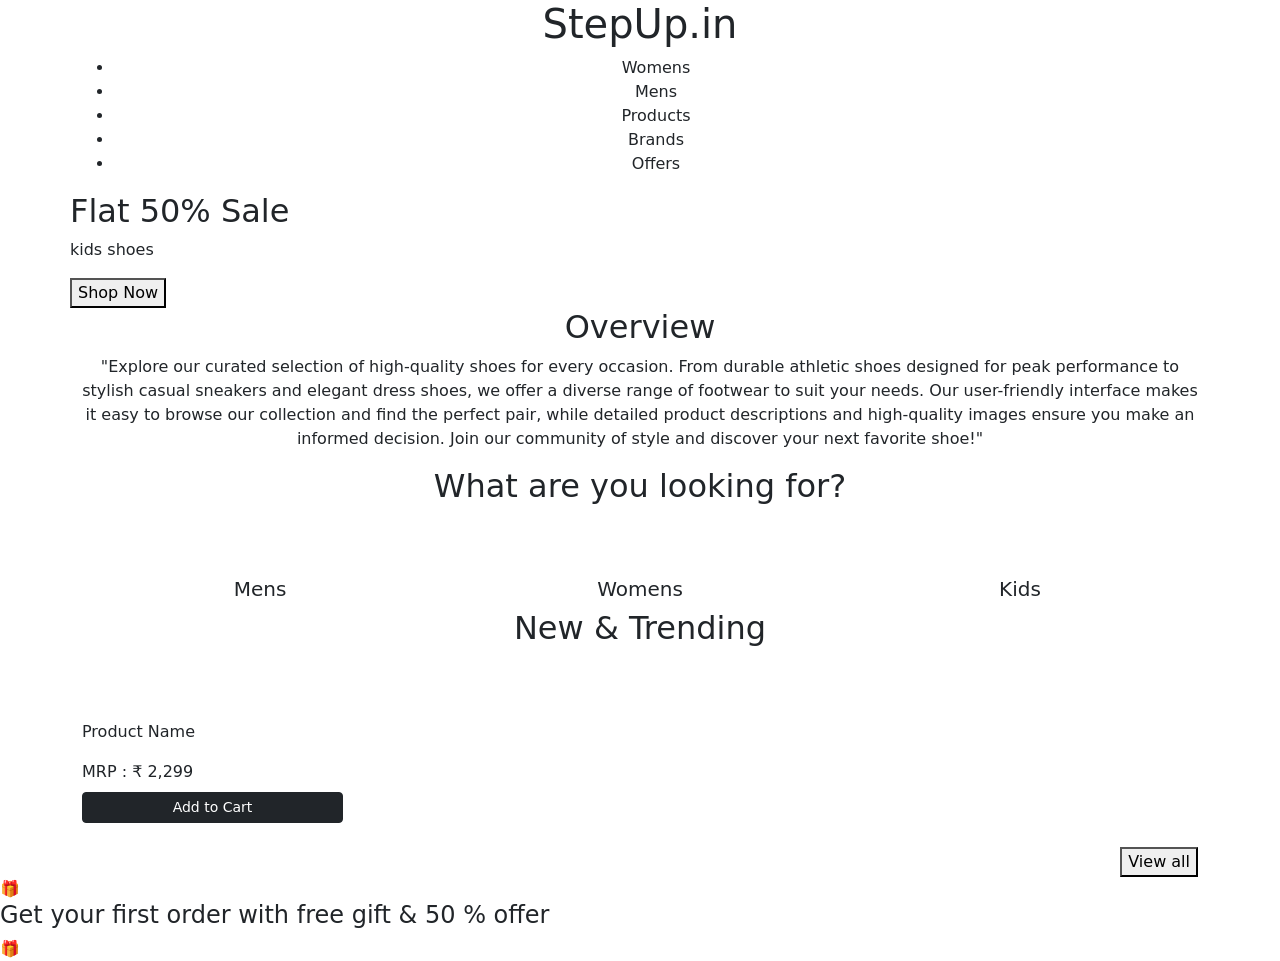
<file: src/main/resources/templates/index.html>
<!DOCTYPE html>
<html lang="en" xmlns:th="http://www.thymeleaf.org">

<head>
  <meta charset="UTF-8">
  <title>StepUp.in - Home</title>
  <meta name="viewport" content="width=device-width, initial-scale=1">
  <!-- Bootstrap -->
  <link href="https://cdn.jsdelivr.net/npm/bootstrap@5.3.2/dist/css/bootstrap.min.css" rel="stylesheet">
  <!-- Icons -->
  <link href="https://cdn.jsdelivr.net/npm/bootstrap-icons/font/bootstrap-icons.css" rel="stylesheet">
  <!-- Swiper -->
  <link rel="stylesheet" href="https://cdn.jsdelivr.net/npm/swiper@11/swiper-bundle.min.css" />
  <!-- Fonts (VERY IMPORTANT) -->
  <link
    href="https://fonts.googleapis.com/css2?family=Playfair+Display:wght@600&family=Poppins:wght@400;500&display=swap"
    rel="stylesheet">
  <link rel="stylesheet" th:href="@{/style.css}">
</head>

<body>

  <div th:replace="~{fragments :: header}"></div>

  <!-- ===== BRAND ===== -->
  <div class="container brand-area text-center">
    <h1>StepUp.in</h1>
    <div class="divider"></div>

    <ul class="category">
      <li><a th:href="@{/products(category='Womens')}">Womens</a></li>
      <li><a th:href="@{/products(category='Mens')}">Mens</a></li>
      <li><a th:href="@{/products}">Products</a></li>
      <li><a th:href="@{/products(category='Brands')}">Brands</a></li>
      <li><a th:href="@{/offers}">Offers</a></li>
    </ul>

    <div class="divider"></div>
  </div>

  <!-- ===== HERO ===== -->
  <div class="container swiper heroSwiper">
    <div class="swiper-wrapper">

      <div class="swiper-slide slide"
        style="background-image:url('https://images.unsplash.com/photo-1525966222134-fcfa99b8ae77')">
        <div class="overlay">
          <h2>Flat 50% Sale</h2>
          <p>kids shoes</p>
          <button onclick="location.href='/products'">Shop Now</button>
        </div>
      </div>

      <div class="swiper-slide slide"
        style="background-image:url('https://images.unsplash.com/photo-1519741497674-611481863552')">
        <div class="overlay">
          <h2>Womens High Heels</h2>
          <p>Flat 30% offer for your first order</p>
          <button onclick="location.href='/products'">Shop Now</button>
        </div>
      </div>

    </div>
    <div class="swiper-pagination"></div>
  </div>

  <!-- ================= OVERVIEW ================= -->
  <section class="overview container text-center">
    <h2>Overview</h2>
    <p>
      "Explore our curated selection of high-quality shoes for every occasion.
      From durable athletic shoes designed for peak performance to stylish casual
      sneakers and elegant dress shoes, we offer a diverse range of footwear to suit your needs.
      Our user-friendly interface makes it easy to browse our collection and find the perfect pair,
      while detailed product descriptions and high-quality images ensure you make an informed decision.
      Join our community of style and discover your next favorite shoe!"
    </p>
  </section>

  <!-- ================= CATEGORIES ================= -->
  <section class="categories container text-center">
    <h2>What are you looking for?</h2>

    <div class="row g-4 mt-4">
      <div class="col-md-4">
        <div class="category-card">
          <img th:src="@{/images/img2.png}">
          <h5>Mens</h5>
        </div>
      </div>

      <div class="col-md-4">
        <div class="category-card">
          <img th:src="@{/images/img3.png}">
          <h5>Womens</h5>
        </div>
      </div>

      <div class="col-md-4">
        <div class="category-card">
          <img th:src="@{/images/img4.png}">
          <h5><a th:href="@{/products(category='Kids')}" style="color: inherit; text-decoration: none;">Kids</a></h5>
        </div>
      </div>
    </div>
  </section>

  <!-- ================= NEW & TRENDING ================= -->
  <section class="products container">
    <h2 class="text-center" th:text="${searchMode == true} ? 'Search Results' : 'New & Trending'">New & Trending</h2>

    <div class="row g-4 mt-4">

      <!-- Product -->
      <div class="col-lg-3 col-md-6" th:each="product : ${products}"
        th:if="${searchMode == true or product.category == 'Womens'}">
        <div class="product-card">
          <a th:href="@{/product/{id}(id=${product.id})}">
            <img th:src="${product.image}">
          </a>
          <p th:text="${product.name}">Product Name</p>
          <span th:text="'MRP : ₹ ' + ${product.price}">MRP : ₹ 2,299</span>
          <button class="btn btn-dark btn-sm w-100 mt-2 add-cart-btn" th:attr="data-id=${product.id}">Add to
            Cart</button>
        </div>
      </div>

    </div>

    <div class="text-end mt-4">
      <button class="view-all" onclick="location.href='/products'">View all</button>
    </div>
  </section>

  <!-- ================= OFFER ================= -->
  <section class="offer-banner">
    <span>🎁</span>
    <h4>Get your first order with free gift & 50 % offer</h4>
    <span>🎁</span>
  </section>

  <div th:replace="~{fragments :: footer}"></div>
  <script src="https://cdn.jsdelivr.net/npm/bootstrap@5.3.2/dist/js/bootstrap.bundle.min.js"></script>
  <script src="https://cdn.jsdelivr.net/npm/swiper@11/swiper-bundle.min.js"></script>
  <script th:src="@{/script.js}"></script>
</body>

</html>
</file>
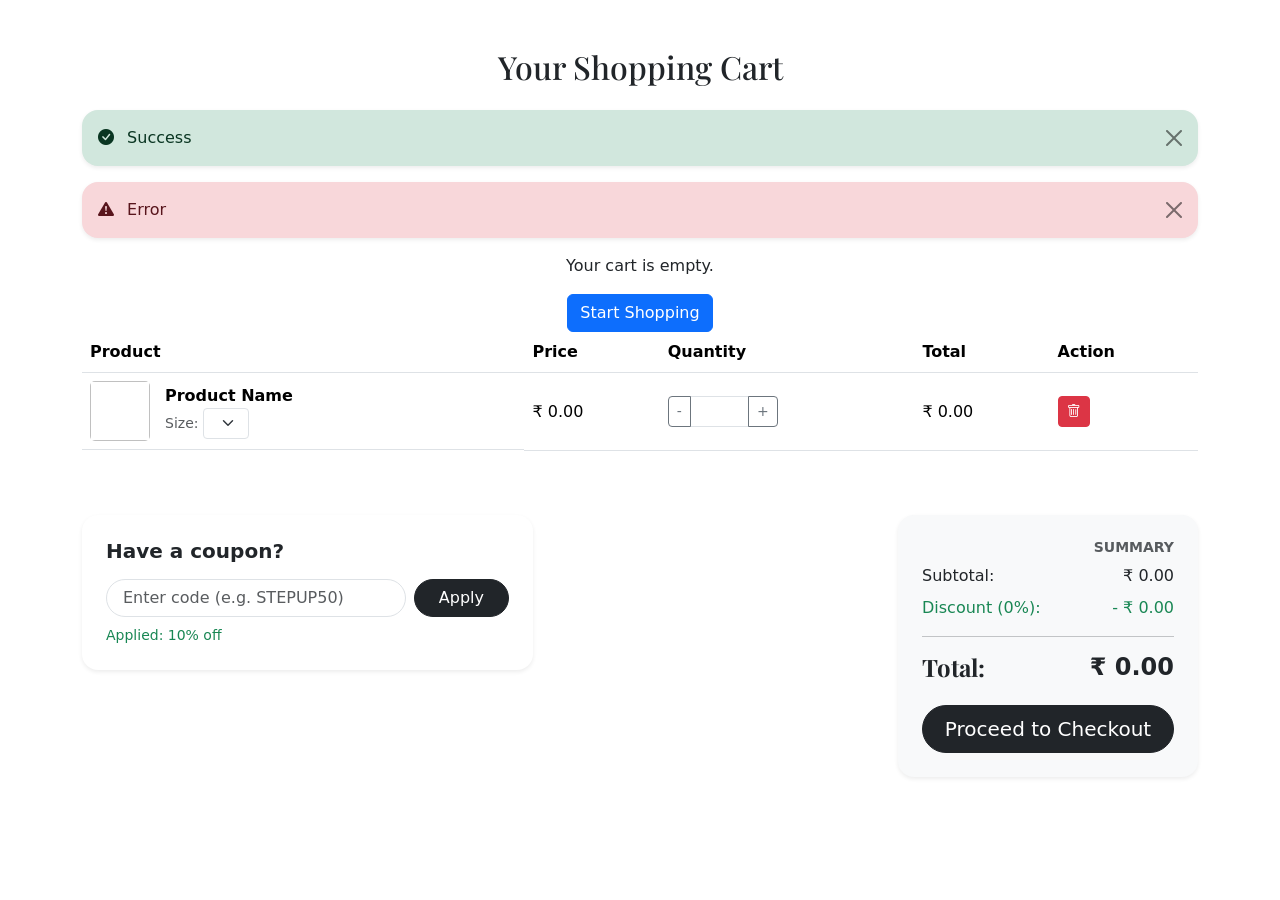
<file: src/main/resources/templates/cart.html>
<!DOCTYPE html>
<html lang="en" xmlns:th="http://www.thymeleaf.org">

<head>
  <meta charset="UTF-8">
  <title>StepUp.in - Cart</title>
  <meta name="viewport" content="width=device-width, initial-scale=1">
  <link href="https://cdn.jsdelivr.net/npm/bootstrap@5.3.2/dist/css/bootstrap.min.css" rel="stylesheet">
  <link href="https://cdn.jsdelivr.net/npm/bootstrap-icons/font/bootstrap-icons.css" rel="stylesheet">
  <link
    href="https://fonts.googleapis.com/css2?family=Playfair+Display:wght@600&family=Poppins:wght@400;500&display=swap"
    rel="stylesheet">
  <link rel="stylesheet" th:href="@{/style.css}">
  <link rel="stylesheet" th:href="@{/cart.css}">
</head>

<body>

  <div th:replace="~{fragments :: header}"></div>

  <div class="container mt-5 mb-5">
    <h2 class="text-center mb-4" style="font-family:'Playfair Display'">Your Shopping Cart</h2>

    <!-- Alerts -->
    <div th:if="${couponSuccess}" class="alert alert-success alert-dismissible fade show rounded-4 border-0 shadow-sm"
      role="alert">
      <i class="bi bi-check-circle-fill me-2"></i> <span th:text="${couponSuccess}">Success</span>
      <button type="button" class="btn-close" data-bs-dismiss="alert"></button>
    </div>
    <div th:if="${couponError}" class="alert alert-danger alert-dismissible fade show rounded-4 border-0 shadow-sm"
      role="alert">
      <i class="bi bi-exclamation-triangle-fill me-2"></i> <span th:text="${couponError}">Error</span>
      <button type="button" class="btn-close" data-bs-dismiss="alert"></button>
    </div>

    <div th:if="${cart == null || cart.items.empty}" class="text-center">
      <p>Your cart is empty.</p>
      <a th:href="@{/products}" class="btn btn-primary">Start Shopping</a>
    </div>

    <div th:if="${cart != null && !cart.items.empty}">
      <div class="table-responsive">
        <table class="table align-middle">
          <thead>
            <tr>
              <th>Product</th>
              <th>Price</th>
              <th>Quantity</th>
              <th>Total</th>
              <th>Action</th>
            </tr>
          </thead>
          <tbody>
            <tr th:each="item : ${cart.items}" th:id="'row-' + ${item.id}">
              <td class="d-flex align-items-center">
                <img th:src="${item.product.image}"
                  style="width: 60px; height: 60px; object-fit: cover; margin-right: 15px; border-radius: 5px;">
                <div>
                  <span th:text="${item.product.name}" class="d-block fw-bold">Product Name</span>
                  <small class="text-muted">Size: </small>
                  <select class="form-select form-select-sm d-inline-block w-auto"
                    th:onchange="'updateSize(' + ${item.id} + ', this.value)'">
                    <option th:each="sizeEntry : ${item.product.sizes}" th:value="${sizeEntry.key}"
                      th:text="${sizeEntry.key}" th:selected="${item.size == sizeEntry.key}"></option>
                  </select>
                </div>
              </td>
              <td th:text="'₹ ' + ${item.product.price}">₹ 0.00</td>
              <td>
                <div class="input-group input-group-sm" style="width: 110px;">
                  <button class="btn btn-outline-secondary" type="button"
                    th:onclick="'updateQuantity(' + ${item.id} + ', ' + (${item.quantity} - 1) + ')'">-</button>
                  <input type="number" class="form-control text-center" th:id="'qty-' + ${item.id}"
                    th:value="${item.quantity}" min="1" th:onchange="'updateQuantity(' + ${item.id} + ', this.value)'"
                    onkeydown="if(event.key==='Enter'){event.preventDefault(); this.blur();}">
                  <button class="btn btn-outline-secondary" type="button"
                    th:onclick="'updateQuantity(' + ${item.id} + ', ' + (${item.quantity} + 1) + ')'">+</button>
                </div>
              </td>
              <td th:id="'subtotal-' + ${item.id}" th:text="'₹ ' + ${item.subtotal}">₹ 0.00</td>
              <td>
                <button type="button" class="btn btn-danger btn-sm" th:onclick="'removeItem(' + ${item.id} + ')'">
                  <i class="bi bi-trash"></i>
                </button>
              </td>
            </tr>
          </tbody>
        </table>
      </div>

      <div class="row mt-5">
        <div class="col-md-5">
          <div class="bg-white p-4 rounded-4 shadow-sm">
            <h5 class="fw-bold mb-3">Have a coupon?</h5>
            <form th:action="@{/cart/apply-coupon}" method="post" class="d-flex gap-2">
              <input type="text" name="couponCode" class="form-control rounded-pill px-3"
                placeholder="Enter code (e.g. STEPUP50)"
                th:value="${cart.appliedCoupon != null ? cart.appliedCoupon.code : ''}">
              <button type="submit" class="btn btn-dark rounded-pill px-4">Apply</button>
            </form>
            <div th:if="${cart.appliedCoupon != null}" class="mt-2 small text-success">
              Applied: <span th:text="${cart.appliedCoupon.discountPercentage} + '% off'">10% off</span>
            </div>
          </div>
        </div>
        <div class="col-md-7 text-end">
          <div class="p-4 bg-light rounded-4 shadow-sm d-inline-block" style="min-width: 300px;">
            <h5 class="text-muted small mb-2 text-uppercase fw-bold">Summary</h5>
            <div class="d-flex justify-content-between mb-2">
              <span>Subtotal:</span>
              <span id="cart-subtotal" th:text="'₹ ' + ${#aggregates.sum(cart.items.![subtotal])}">₹ 0.00</span>
            </div>
            <div th:if="${cart.appliedCoupon != null}" class="d-flex justify-content-between mb-2 text-success">
              <span>Discount (<span th:text="${cart.appliedCoupon.discountPercentage} + '%'">0%</span>):</span>
              <span th:text="'- ₹ ' + (${#aggregates.sum(cart.items.![subtotal])} - ${cart.totalAmount})">- ₹
                0.00</span>
            </div>
            <hr>
            <div class="d-flex justify-content-between align-items-center mb-4">
              <h4 class="mb-0 fw-bold" style="font-family:'Playfair Display'">Total:</h4>
              <h4 class="mb-0 fw-bold" id="cart-total" th:text="'₹ ' + ${cart.totalAmount}">₹ 0.00</h4>
            </div>
            <a th:href="@{/checkout}" class="btn btn-dark btn-lg w-100 rounded-pill">Proceed to Checkout</a>
          </div>
        </div>
      </div>
    </div>
  </div>

  <!-- Footer same as others (omitted for brevity, or include if critical) -->

  <div th:replace="~{fragments :: footer}"></div>
  <script src="https://cdn.jsdelivr.net/npm/bootstrap@5.3.2/dist/js/bootstrap.bundle.min.js"></script>
  <script>
    function updateTotals(data) {
      if (data.cartTotal !== undefined)
        document.getElementById('cart-total').textContent = '₹ ' + data.cartTotal.toFixed(2);
      if (data.cartSubtotal !== undefined)
        document.getElementById('cart-subtotal').textContent = '₹ ' + data.cartSubtotal.toFixed(2);
    }

    function updateQuantity(id, qty) {
      qty = parseInt(qty);
      if (isNaN(qty) || qty < 1) {
        alert('Please enter a valid quantity (minimum 1).');
        // reset input to previous value
        var input = document.getElementById('qty-' + id);
        if (input) input.value = input.defaultValue;
        return;
      }
      var params = new URLSearchParams({ cartItemId: id, quantity: qty });
      fetch('/cart/update-quantity', { method: 'POST', body: params })
        .then(r => r.json())
        .then(data => {
          // update the quantity input's defaultValue (so reset still works)
          var input = document.getElementById('qty-' + id);
          if (input) input.defaultValue = qty;
          // update row subtotal
          var subtotalCell = document.getElementById('subtotal-' + id);
          if (subtotalCell && data.itemSubtotal !== undefined)
            subtotalCell.textContent = '₹ ' + data.itemSubtotal.toFixed(2);
          updateTotals(data);
        })
        .catch(e => { console.error(e); alert('Failed to update quantity.'); });
    }

    function updateSize(id, size) {
      var params = new URLSearchParams({ cartItemId: id, size: size });
      fetch('/cart/update-size', { method: 'POST', body: params })
        .then(r => r.json())
        .then(data => { updateTotals(data); })
        .catch(e => { console.error(e); alert('Failed to update size.'); });
    }

    function removeItem(id) {
      var params = new URLSearchParams({ cartItemId: id });
      fetch('/cart/remove', { method: 'POST', body: params })
        .then(r => r.json())
        .then(data => {
          var row = document.getElementById('row-' + id);
          if (row) row.remove();
          if (data.isEmpty) {
            // Reload so the empty-cart message shows
            window.location.reload();
          } else {
            updateTotals(data);
          }
        })
        .catch(e => { console.error(e); alert('Failed to remove item.'); });
    }
  </script>
</body>

</html>
</file>
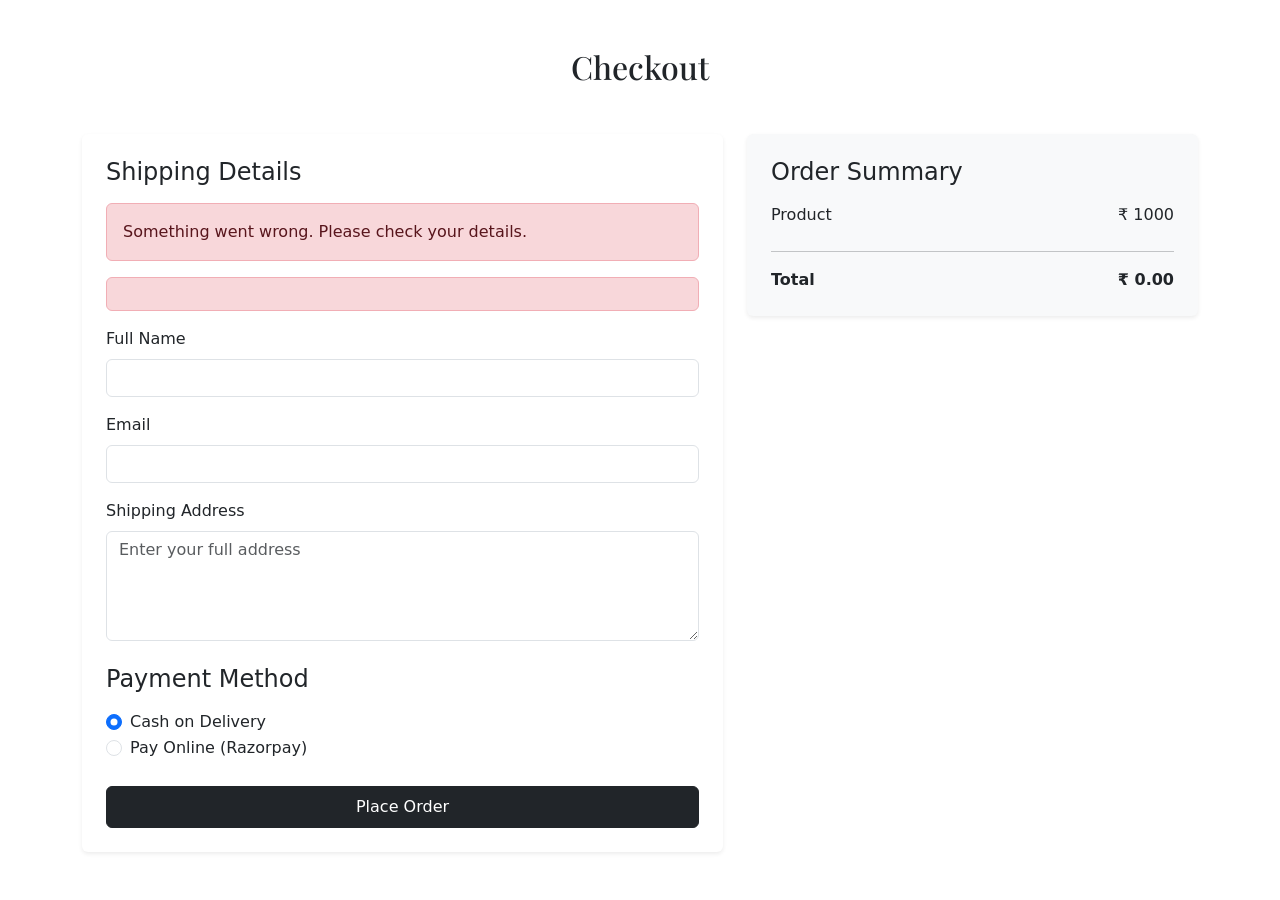
<file: src/main/resources/templates/checkout.html>
<!DOCTYPE html>
<html lang="en" xmlns:th="http://www.thymeleaf.org">

<head>
    <meta charset="UTF-8">
    <title>StepUp.in - Checkout</title>
    <meta name="viewport" content="width=device-width, initial-scale=1">
    <link href="https://cdn.jsdelivr.net/npm/bootstrap@5.3.2/dist/css/bootstrap.min.css" rel="stylesheet">
    <link
        href="https://fonts.googleapis.com/css2?family=Playfair+Display:wght@600&family=Poppins:wght@400;500&display=swap"
        rel="stylesheet">
    <link rel="stylesheet" th:href="@{/style.css}">
</head>

<body>
    <div th:replace="~{fragments :: header}"></div>

    <div class="container mt-5">
        <h2 class="text-center mb-5" style="font-family:'Playfair Display'">Checkout</h2>

        <div class="row">
            <div class="col-md-7">
                <div class="card p-4 shadow-sm border-0">
                    <h4 class="mb-3">Shipping Details</h4>

                    <div th:if="${param.error}" class="alert alert-danger" role="alert">
                        <span th:text="${param.error}"></span>
                        <span th:if="${#strings.isEmpty(param.error)}">Something went wrong. Please check your
                            details.</span>
                    </div>
                    <div th:if="${error}" class="alert alert-danger" role="alert">
                        <span th:text="${error}"></span>
                    </div>

                    <form id="checkoutForm" th:action="@{/place-order}" method="post">
                        <div class="mb-3">
                            <label class="form-label">Full Name</label>
                            <input type="text" name="fullName" id="fullName" class="form-control"
                                th:value="${user.name}" required>
                        </div>
                        <div class="mb-3">
                            <label class="form-label">Email</label>
                            <input type="email" name="email" id="emailField" class="form-control"
                                th:value="${user.email}" required>
                        </div>
                        <div class="mb-3">
                            <label class="form-label">Shipping Address</label>
                            <textarea name="address" id="addressField" class="form-control" rows="4"
                                placeholder="Enter your full address" required th:text="${user.address}"></textarea>
                            <div id="addressError" class="text-danger small mt-1" style="display:none;">Shipping Address
                                is required.</div>
                        </div>

                        <h4 class="mb-3 mt-4">Payment Method</h4>
                        <div class="form-check">
                            <input class="form-check-input" type="radio" name="paymentMethod" id="cod" value="COD"
                                checked>
                            <label class="form-check-label" for="cod">
                                Cash on Delivery
                            </label>
                        </div>
                        <div class="form-check">
                            <input class="form-check-input" type="radio" name="paymentMethod" id="online"
                                value="ONLINE">
                            <label class="form-check-label" for="online">
                                Pay Online (Razorpay)
                            </label>
                        </div>

                        <button type="button" onclick="handlePayment()" class="btn btn-dark w-100 mt-4 py-2">Place
                            Order</button>
                    </form>
                </div>
            </div>

            <div class="col-md-5">
                <div class="card p-4 shadow-sm border-0 bg-light">
                    <h4 class="mb-3">Order Summary</h4>
                    <div th:each="item : ${cart.items}" class="d-flex justify-content-between mb-2">
                        <span th:text="${item.product.name} + ' x ' + ${item.quantity}">Product</span>
                        <span th:text="'₹ ' + ${item.subtotal}">₹ 1000</span>
                    </div>
                    <hr>
                    <div class="d-flex justify-content-between">
                        <strong>Total</strong>
                        <strong th:text="'₹ ' + ${cart.totalAmount}" id="totalAmount"
                            th:attr="data-amount=${cart.totalAmount}">₹ 0.00</strong>
                    </div>
                </div>
            </div>
        </div>
    </div>

    <script src="https://cdn.jsdelivr.net/npm/bootstrap@5.3.2/dist/js/bootstrap.bundle.min.js"></script>
    <script src="https://checkout.razorpay.com/v1/checkout.js"></script>
    <script>
        function handlePayment() {
            var form = document.getElementById('checkoutForm');
            var paymentMethod = document.querySelector('input[name="paymentMethod"]:checked').value;
            var amount = document.getElementById('totalAmount').getAttribute('data-amount');

            // Validate Full Name
            var fullName = document.getElementById('fullName').value.trim();
            if (!fullName) {
                document.getElementById('fullName').classList.add('is-invalid');
                document.getElementById('fullName').focus();
                return;
            } else {
                document.getElementById('fullName').classList.remove('is-invalid');
            }

            // Validate Email
            var email = document.getElementById('emailField').value.trim();
            if (!email) {
                document.getElementById('emailField').classList.add('is-invalid');
                document.getElementById('emailField').focus();
                return;
            } else {
                document.getElementById('emailField').classList.remove('is-invalid');
            }

            // Validate Shipping Address (BUG-005)
            var address = document.getElementById('addressField').value.trim();
            if (!address) {
                document.getElementById('addressField').classList.add('is-invalid');
                document.getElementById('addressError').style.display = 'block';
                document.getElementById('addressField').focus();
                return;
            } else {
                document.getElementById('addressField').classList.remove('is-invalid');
                document.getElementById('addressError').style.display = 'none';
            }

            if (paymentMethod === 'ONLINE') {
                // Call server to create order
                fetch('/create-order?amount=' + amount, { method: 'POST' })
                    .then(response => response.json())
                    .then(data => {
                        var options = {
                            "key": "[[${razorpayKeyId}]]", // Enter the Key ID generated from the Dashboard
                            "amount": amount * 100,
                            "currency": "INR",
                            "name": "StepUp",
                            "description": "Purchase",
                            "order_id": data.id,
                            "handler": function (response) {
                                // Payment Success, submit form
                                var input = document.createElement('input');
                                input.type = 'hidden';
                                input.name = 'razorpayOrderId';
                                input.value = response.razorpay_order_id;
                                form.appendChild(input);

                                var input2 = document.createElement('input');
                                input2.type = 'hidden';
                                input2.name = 'paymentId';
                                input2.value = response.razorpay_payment_id;
                                form.appendChild(input2);

                                form.submit();
                            },
                            "prefill": {
                                "name": "[[${user.name}]]",
                                "email": "[[${user.email}]]"
                            },
                            "theme": {
                                "color": "#3399cc"
                            }
                        };
                        var rzp1 = new Razorpay(options);
                        rzp1.open();
                    })
                    .catch(e => {
                        console.error(e);
                        alert("Error initializing payment");
                    });
            } else {
                form.submit();
            }
        }
    </script>
    <div th:replace="~{fragments :: footer}"></div>
</body>

</html>
</file>
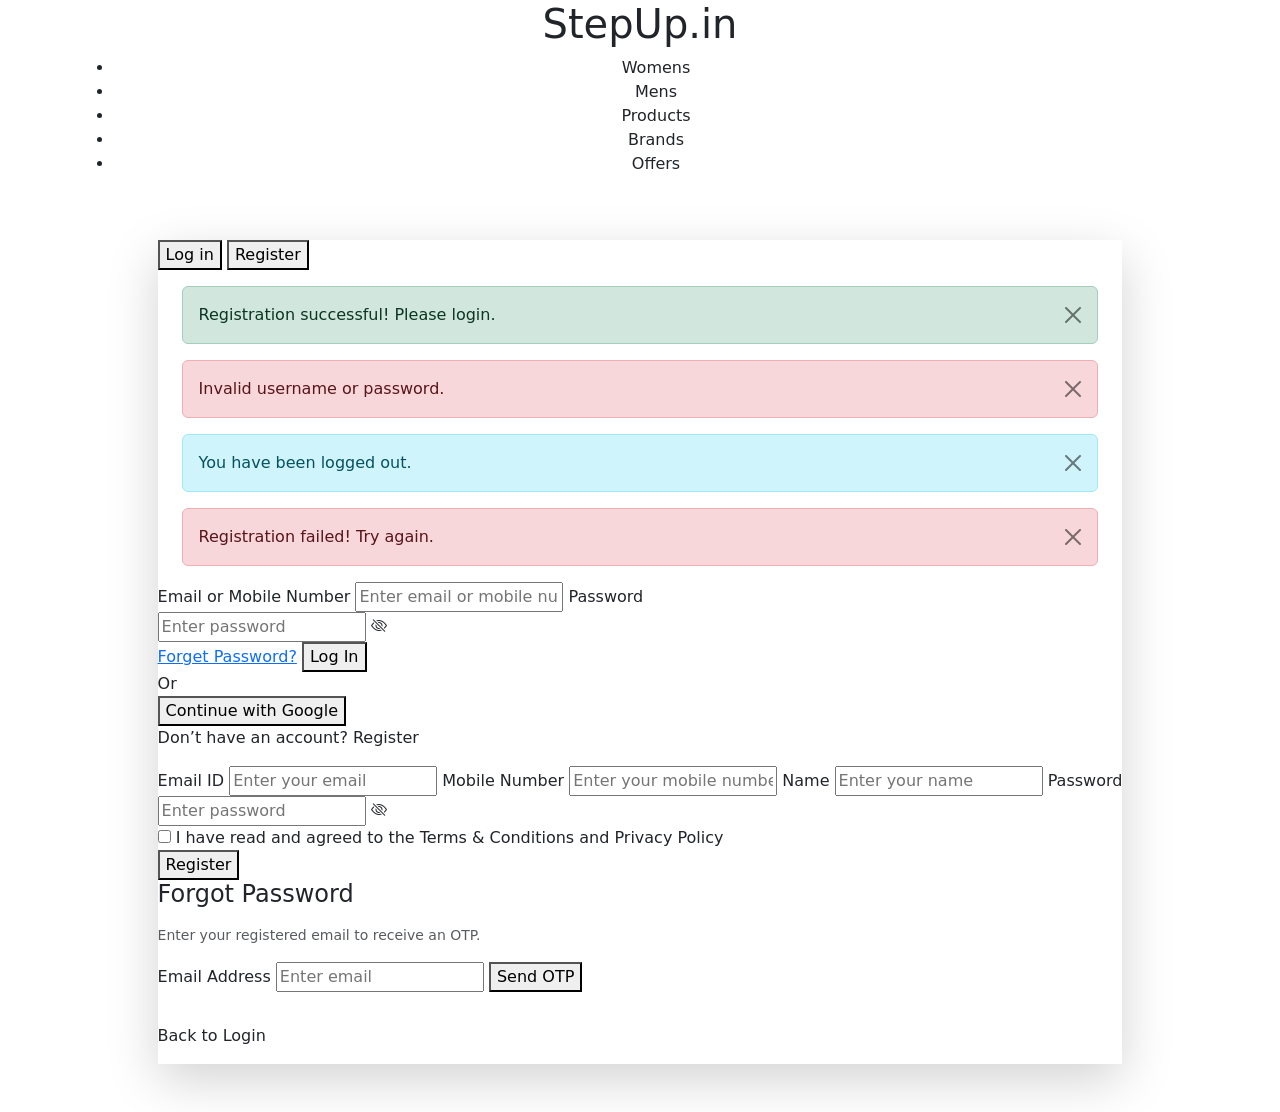
<file: src/main/resources/templates/login.html>
<!DOCTYPE html>
<html lang="en" xmlns:th="http://www.thymeleaf.org">

<head>
  <meta charset="UTF-8">
  <title>StepUp.in</title>
  <meta name="viewport" content="width=device-width, initial-scale=1">
  <!-- Bootstrap -->
  <link href="https://cdn.jsdelivr.net/npm/bootstrap@5.3.2/dist/css/bootstrap.min.css" rel="stylesheet">
  <!-- Icons -->
  <link href="https://cdn.jsdelivr.net/npm/bootstrap-icons/font/bootstrap-icons.css" rel="stylesheet">
  <!-- Swiper -->
  <link rel="stylesheet" href="https://cdn.jsdelivr.net/npm/swiper@11/swiper-bundle.min.css" />
  <!-- Fonts (VERY IMPORTANT) -->
  <link
    href="https://fonts.googleapis.com/css2?family=Playfair+Display:wght@600&family=Poppins:wght@400;500&display=swap"
    rel="stylesheet">
  <link rel="stylesheet" th:href="@{/login.css}">
</head>

<body>

  <div th:replace="~{fragments :: header}"></div>

  <!-- ===== BRAND ===== -->
  <div class="container brand-area text-center">
    <h1>StepUp.in</h1>
    <div class="divider"></div>

    <ul class="category">
      <li><a th:href="@{/products(category='Womens')}">Womens</a></li>
      <li><a th:href="@{/products(category='Mens')}">Mens</a></li>
      <li><a th:href="@{/products}">Products</a></li>
      <li><a th:href="@{/products(category='Brands')}">Brands</a></li>
      <li><a th:href="@{/offers}">Offers</a></li>
    </ul>

    <div class="divider"></div>
  </div>

  <!-- ================= AUTH SECTION ================= -->
  <section class="auth-section py-5">
    <div class="container d-flex justify-content-center">
      <div class="auth-card shadow-lg">

        <!-- Tabs -->
        <div class="auth-tabs">
          <button class="tab-btn active" id="loginTab">Log in</button>
          <button class="tab-btn" id="registerTab">Register</button>
        </div>

        <!-- ALERTS -->
        <div th:if="${param.success}" class="alert alert-success alert-dismissible fade show mx-4 mt-3" role="alert">
          Registration successful! Please login.
          <button type="button" class="btn-close" data-bs-dismiss="alert" aria-label="Close"></button>
        </div>
        <div th:if="${param.error}" class="alert alert-danger alert-dismissible fade show mx-4 mt-3" role="alert">
          Invalid username or password.
          <button type="button" class="btn-close" data-bs-dismiss="alert" aria-label="Close"></button>
        </div>
        <div th:if="${param.logout}" class="alert alert-info alert-dismissible fade show mx-4 mt-3" role="alert">
          You have been logged out.
          <button type="button" class="btn-close" data-bs-dismiss="alert" aria-label="Close"></button>
        </div>
        <div th:if="${param.error_register}" class="alert alert-danger alert-dismissible fade show mx-4 mt-3"
          role="alert">
          Registration failed! Try again.
          <button type="button" class="btn-close" data-bs-dismiss="alert" aria-label="Close"></button>
        </div>

        <!-- LOGIN FORM -->
        <form class="auth-form show" id="loginForm" th:action="@{/login}" method="post">
          <label>Email or Mobile Number</label>
          <input type="text" name="email" placeholder="Enter email or mobile number" required>

          <label>Password</label>
          <div class="password-box">
            <input type="password" name="password" id="loginPass" placeholder="Enter password">
            <i class="bi bi-eye-slash" onclick="togglePassword('loginPass', this)"></i>
          </div>

          <a class="forgot">Forget Password?</a>

          <button class="primary-btn">Log In</button>

          <div class="or">Or</div>

          <button class="google-btn" type="button" onclick="location.href='/oauth2/authorization/google'">
            Continue with Google
          </button>

          <p class="switch-text">Don’t have an account?
            <span onclick="openRegister()">Register</span>
          </p>
        </form>

        <!-- REGISTER FORM -->
        <form class="auth-form" id="registerForm" th:action="@{/register}" method="post">
          <label>Email ID</label>
          <input type="email" name="email" placeholder="Enter your email" required>

          <label>Mobile Number</label>
          <input type="text" name="mobileNumber" placeholder="Enter your mobile number" required>

          <label>Name</label>
          <input type="text" name="name" placeholder="Enter your name" required>

          <label>Password</label>
          <div class="password-box">
            <input type="password" name="password" id="regPass" placeholder="Enter password">
            <i class="bi bi-eye-slash" onclick="togglePassword('regPass', this)"></i>
          </div>

          <div class="terms">
            <input type="checkbox" class="custom-checkbox" required>
            <span>I have read and agreed to the Terms & Conditions and Privacy Policy</span>
          </div>

          <button class="primary-btn">Register</button>
        </form>

        <!-- FORGOT PASSWORD FLOW -->
        <div class="auth-form" id="forgotSection">
          <div id="step1">
            <h4 class="mb-3">Forgot Password</h4>
            <p class="text-muted small">Enter your registered email to receive an OTP.</p>
            <label>Email Address</label>
            <input type="email" id="forgotEmail" placeholder="Enter email" required class="mb-3">
            <button class="primary-btn" onclick="sendOtp()">Send OTP</button>
            <p class="switch-text mt-3"><span onclick="backToLogin()">Back to Login</span></p>
          </div>
          <div id="step2" style="display:none;">
            <h4 class="mb-3">Verify OTP</h4>
            <p class="text-muted small" id="otpSentMsg"></p>
            <label>OTP</label>
            <input type="text" id="otpCode" placeholder="Enter 6-digit OTP" required class="mb-3">
            <button class="primary-btn" onclick="verifyOtp()">Verify OTP</button>
          </div>
          <div id="step3" style="display:none;">
            <h4 class="mb-3">Reset Password</h4>
            <label>New Password</label>
            <input type="password" id="newPass" placeholder="Enter new password" required class="mb-3">
            <button class="primary-btn" onclick="resetPassword()">Reset Password</button>
          </div>
        </div>

      </div>
    </div>
  </section>

  <div th:replace="~{fragments :: footer}"></div>

  <script src="https://cdn.jsdelivr.net/npm/bootstrap@5.3.2/dist/js/bootstrap.bundle.min.js"></script>
  <script th:src="@{/login.js}"></script>
</body>

</html>
</file>
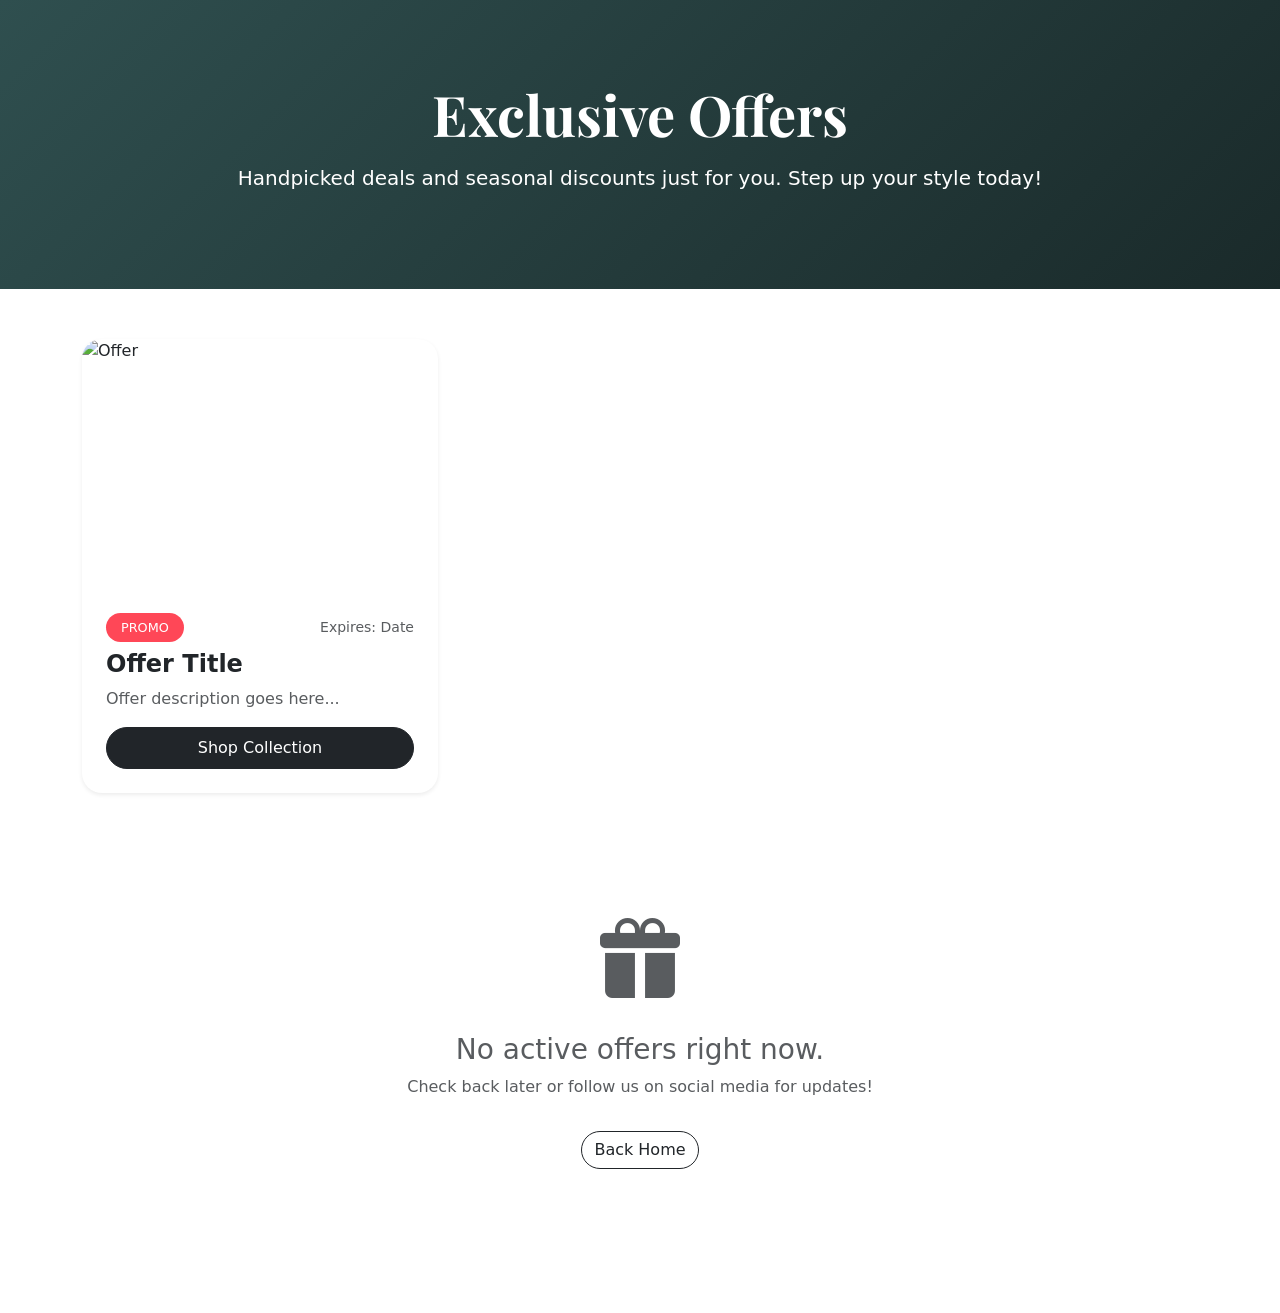
<file: src/main/resources/templates/offers.html>
<!DOCTYPE html>
<html lang="en" xmlns:th="http://www.thymeleaf.org">

<head>
    <meta charset="UTF-8">
    <title>StepUp.in - Offers</title>
    <meta name="viewport" content="width=device-width, initial-scale=1">
    <link href="https://cdn.jsdelivr.net/npm/bootstrap@5.3.2/dist/css/bootstrap.min.css" rel="stylesheet">
    <link href="https://cdn.jsdelivr.net/npm/bootstrap-icons/font/bootstrap-icons.css" rel="stylesheet">
    <link
        href="https://fonts.googleapis.com/css2?family=Playfair+Display:wght@600&family=Poppins:wght@400;500&display=swap"
        rel="stylesheet">
    <link rel="stylesheet" th:href="@{/style.css}">
    <style>
        .offer-hero {
            background: linear-gradient(135deg, #2f4f4f 0%, #1a2a2a 100%);
            color: white;
            padding: 80px 0;
            text-align: center;
            margin-bottom: 50px;
        }

        .offer-card {
            border: none;
            border-radius: 20px;
            overflow: hidden;
            transition: transform 0.3s ease;
            background: #fff;
        }

        .offer-card:hover {
            transform: translateY(-10px);
        }

        .offer-img {
            height: 250px;
            object-fit: cover;
        }

        .badge-promo {
            background: #ff4757;
            color: white;
            padding: 5px 15px;
            border-radius: 50px;
            font-weight: 500;
            font-size: 0.8rem;
        }
    </style>
</head>

<body>

    <div th:replace="~{fragments :: header}"></div>

    <section class="offer-hero">
        <div class="container">
            <h1 class="display-4 fw-bold mb-3" style="font-family: 'Playfair Display'">Exclusive Offers</h1>
            <p class="lead">Handpicked deals and seasonal discounts just for you. Step up your style today!</p>
        </div>
    </section>

    <div class="container mb-5">
        <div class="row g-4">
            <!-- Offer Loop -->
            <div class="col-md-4" th:each="offer : ${offers}">
                <div class="card offer-card shadow-sm h-100">
                    <img th:src="${offer.image != null ? offer.image : 'https://images.unsplash.com/photo-1549298916-b41d501d3772'}"
                        class="card-img-top offer-img" alt="Offer">
                    <div class="card-body p-4">
                        <div class="d-flex justify-content-between align-items-center mb-2">
                            <span class="badge-promo">PROMO</span>
                            <small class="text-muted" th:text="'Expires: ' + ${offer.expiryDate}">Expires: Date</small>
                        </div>
                        <h4 class="card-title fw-bold" th:text="${offer.title}">Offer Title</h4>
                        <p class="card-text text-muted" th:text="${offer.description}">Offer description goes here...
                        </p>
                        <a th:href="@{/products}" class="btn btn-dark w-100 rounded-pill py-2">Shop Collection</a>
                    </div>
                </div>
            </div>

            <!-- Fallback -->
            <div class="col-12 text-center py-5" th:if="${offers.empty}">
                <div class="py-5">
                    <i class="bi bi-gift-fill display-1 text-muted mb-4 d-block"></i>
                    <h3 class="text-muted">No active offers right now.</h3>
                    <p class="text-muted">Check back later or follow us on social media for updates!</p>
                    <a th:href="@{/}" class="btn btn-outline-dark rounded-pill mt-3">Back Home</a>
                </div>
            </div>
        </div>
    </div>

    <div th:replace="~{fragments :: footer}"></div>
    <script src="https://cdn.jsdelivr.net/npm/bootstrap@5.3.2/dist/js/bootstrap.bundle.min.js"></script>
</body>

</html>
</file>
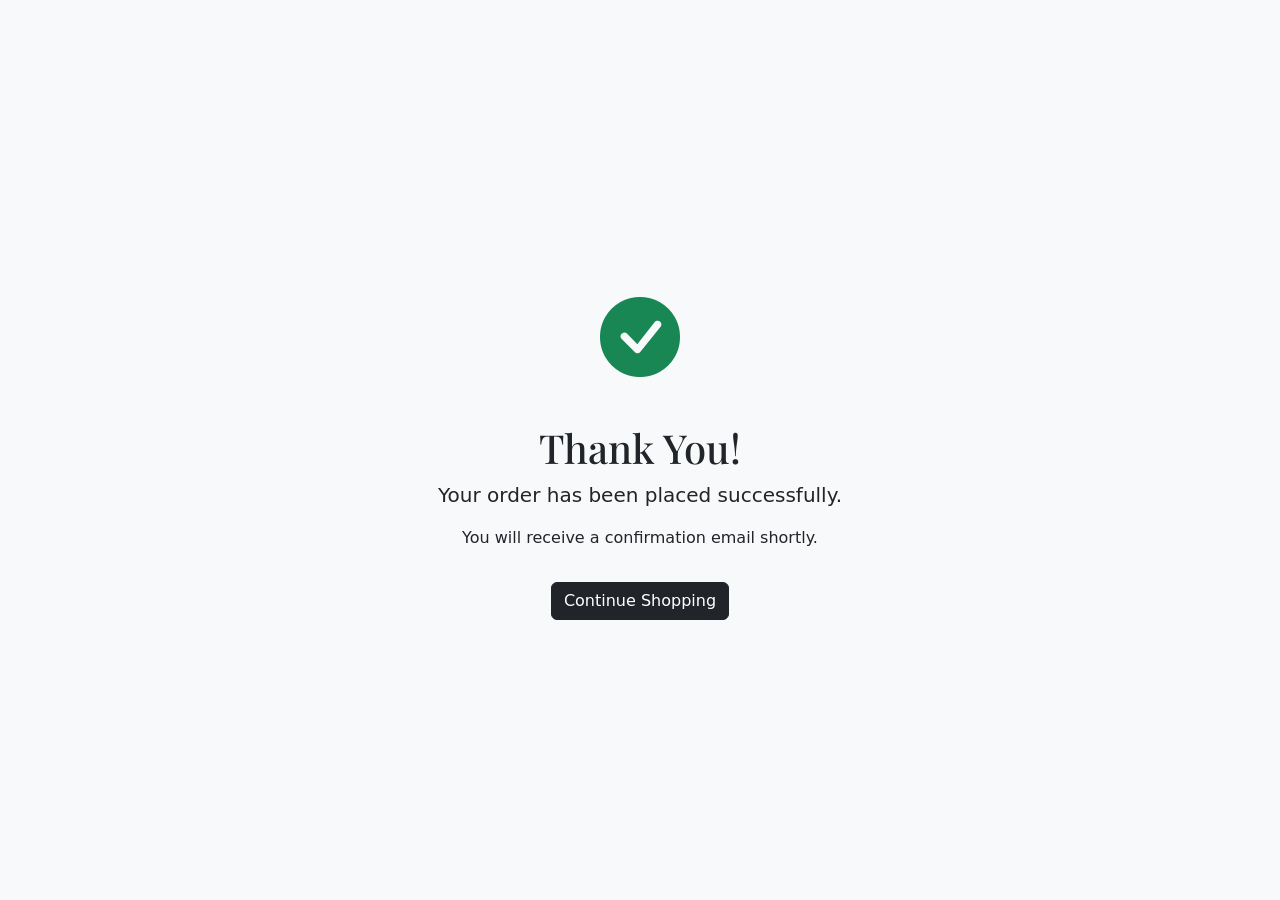
<file: src/main/resources/templates/order-confirmation.html>
<!DOCTYPE html>
<html lang="en" xmlns:th="http://www.thymeleaf.org">

<head>
    <meta charset="UTF-8">
    <title>StepUp.in - Order Confirmed</title>
    <meta name="viewport" content="width=device-width, initial-scale=1">
    <link href="https://cdn.jsdelivr.net/npm/bootstrap@5.3.2/dist/css/bootstrap.min.css" rel="stylesheet">
    <link href="https://cdn.jsdelivr.net/npm/bootstrap-icons/font/bootstrap-icons.css" rel="stylesheet">
    <link
        href="https://fonts.googleapis.com/css2?family=Playfair+Display:wght@600&family=Poppins:wght@400;500&display=swap"
        rel="stylesheet">
    <link rel="stylesheet" th:href="@{/style.css}">
</head>

<body class="d-flex align-items-center justify-content-center" style="height: 100vh; background-color: #f8f9fa;">

    <div class="text-center">
        <div class="mb-4">
            <i class="bi bi-check-circle-fill text-success" style="font-size: 5rem;"></i>
        </div>
        <h1 style="font-family:'Playfair Display'">Thank You!</h1>
        <p class="lead">Your order has been placed successfully.</p>
        <p>You will receive a confirmation email shortly.</p>

        <a th:href="@{/}" class="btn btn-dark mt-3">Continue Shopping</a>
    </div>

</body>

</html>
</file>
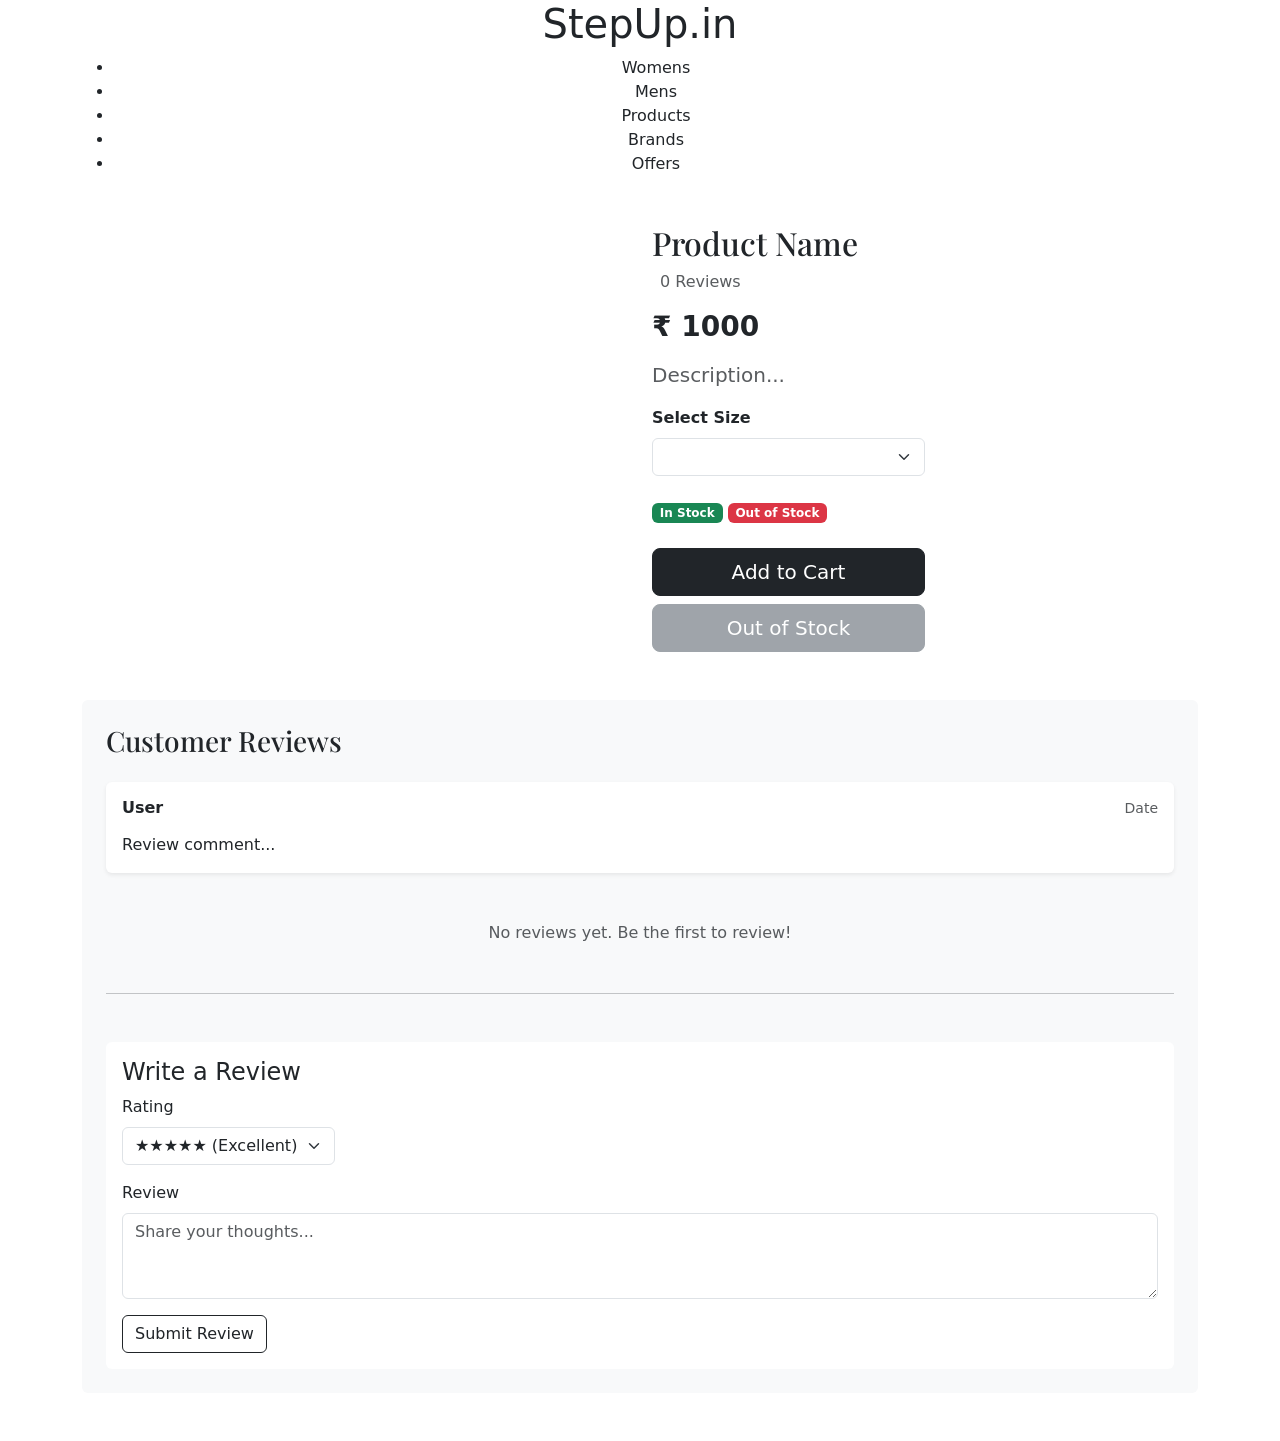
<file: src/main/resources/templates/product-details.html>
<!DOCTYPE html>
<html lang="en" xmlns:th="http://www.thymeleaf.org">

<head>
    <meta charset="UTF-8">
    <title th:text="'StepUp.in - ' + ${product.name}"></title>
    <meta name="viewport" content="width=device-width, initial-scale=1">
    <link href="https://cdn.jsdelivr.net/npm/bootstrap@5.3.2/dist/css/bootstrap.min.css" rel="stylesheet">
    <link href="https://cdn.jsdelivr.net/npm/bootstrap-icons/font/bootstrap-icons.css" rel="stylesheet">
    <link
        href="https://fonts.googleapis.com/css2?family=Playfair+Display:wght@600&family=Poppins:wght@400;500&display=swap"
        rel="stylesheet">
    <link rel="stylesheet" th:href="@{/style.css}">
    <style>
        .product-image {
            max-width: 100%;
            height: auto;
            border-radius: 10px;
        }

        .rating-star {
            color: #ffc107;
        }
    </style>
</head>

<body>

    <div th:replace="~{fragments :: header}"></div>

    <!-- ===== BRAND ===== -->
    <div class="container brand-area text-center">
        <h1>StepUp.in</h1>
        <div class="divider"></div>

        <ul class="category">
            <li><a th:href="@{/products(category='Womens')}">Womens</a></li>
            <li><a th:href="@{/products(category='Mens')}">Mens</a></li>
            <li><a th:href="@{/products}">Products</a></li>
            <li><a th:href="@{/products(category='Brands')}">Brands</a></li>
            <li><a th:href="@{/offers}">Offers</a></li>
        </ul>

        <div class="divider"></div>
    </div>

    <div class="container mt-5 mb-5">
        <div class="row">
            <div class="col-md-6">
                <img th:src="${product.image}" class="product-image shadow-sm">
            </div>
            <div class="col-md-6">
                <h2 style="font-family: 'Playfair Display'" th:text="${product.name}">Product Name</h2>
                <div class="mb-3">
                    <span class="rating-star">
                        <i th:each="i : ${#numbers.sequence(1, 5)}"
                            th:class="${i <= product.rating} ? 'bi bi-star-fill' : 'bi bi-star'"></i>
                    </span>
                    <span class="text-muted ms-2" th:text="${#lists.size(reviews)} + ' Reviews'">0 Reviews</span>
                </div>
                <h3 class="fw-bold mb-3" th:text="'₹ ' + ${product.price}">₹ 1000</h3>
                <p th:text="${product.description}" class="lead text-muted">Description...</p>

                <div class="mb-4">
                    <label class="form-label fw-bold">Select Size</label>
                    <select class="form-select w-50" id="sizeSelector">
                        <option th:each="sizeEntry : ${product.sizes}"
                            th:if="${sizeEntry.value != null and sizeEntry.value > 0}" th:value="${sizeEntry.key}"
                            th:text="${sizeEntry.key} + ' (' + ${sizeEntry.value} + ' left)'"></option>
                    </select>
                </div>

                <div class="mb-3">
                    <span th:if="${product.totalStock > 0}" class="badge bg-success"
                        th:text="'Total In Stock: ' + ${product.totalStock}">In Stock</span>
                    <span th:if="${product.totalStock == 0}" class="badge bg-danger">Out of Stock</span>
                </div>

                <div class="d-grid gap-2 col-md-6 mt-4">
                    <button th:if="${product.totalStock > 0}" class="btn btn-dark btn-lg add-cart-btn-details"
                        th:attr="data-id=${product.id}">Add to Cart</button>
                    <button th:if="${product.totalStock == 0}" class="btn btn-secondary btn-lg" disabled>Out of
                        Stock</button>
                </div>
            </div>
        </div>

        <!-- REVIEWS SECTION -->
        <div class="mt-5 p-4 bg-light rounded">
            <h3 style="font-family: 'Playfair Display'" class="mb-4">Customer Reviews</h3>

            <div th:each="review : ${reviews}" class="card mb-3 border-0 shadow-sm">
                <div class="card-body">
                    <div class="d-flex justify-content-between">
                        <h6 class="fw-bold" th:text="${review.user.name}">User</h6>
                        <small class="text-muted" th:text="${#temporals.format(review.date, 'dd-MM-yyyy')}">Date</small>
                    </div>
                    <div class="text-warning mb-2">
                        <i th:each="i : ${#numbers.sequence(1, 5)}"
                            th:class="${i <= review.rating} ? 'bi bi-star-fill' : 'bi bi-star'"></i>
                    </div>
                    <p class="mb-0" th:text="${review.comment}">Review comment...</p>
                </div>
            </div>

            <div th:if="${reviews.empty}" class="text-center text-muted my-5">
                <p>No reviews yet. Be the first to review!</p>
            </div>

            <hr class="my-5">

            <div class="card border-0">
                <div class="card-body">
                    <h4>Write a Review</h4>
                    <form th:action="@{/product/{id}/review(id=${product.id})}" method="post">
                        <div class="mb-3">
                            <label class="form-label">Rating</label>
                            <select name="rating" class="form-select w-auto">
                                <option value="5">★★★★★ (Excellent)</option>
                                <option value="4">★★★★☆ (Good)</option>
                                <option value="3">★★★☆☆ (Average)</option>
                                <option value="2">★★☆☆☆ (Poor)</option>
                                <option value="1">★☆☆☆☆ (Terrible)</option>
                            </select>
                        </div>
                        <div class="mb-3">
                            <label class="form-label">Review</label>
                            <textarea name="comment" class="form-control" rows="3" required
                                placeholder="Share your thoughts..."></textarea>
                        </div>
                        <button type="submit" class="btn btn-outline-dark">Submit Review</button>
                    </form>
                </div>
            </div>
        </div>
    </div>

    <script src="https://cdn.jsdelivr.net/npm/bootstrap@5.3.2/dist/js/bootstrap.bundle.min.js"></script>
    <script th:src="@{/script.js}"></script>
    <div th:replace="~{fragments :: footer}"></div>
</body>

</html>
</file>
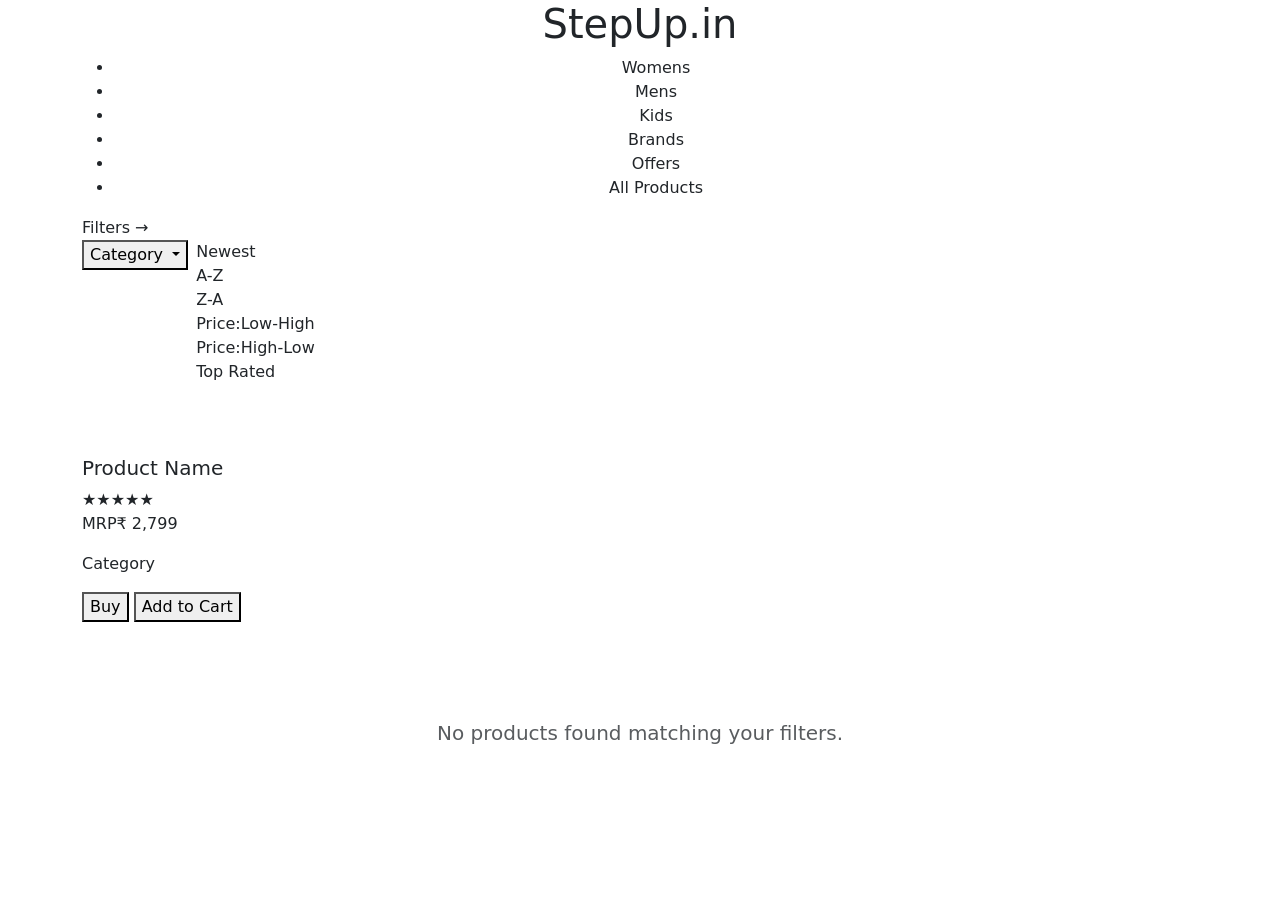
<file: src/main/resources/templates/products.html>
<!DOCTYPE html>
<html lang="en" xmlns:th="http://www.thymeleaf.org">

<head>
    <meta charset="UTF-8">
    <title>StepUp.in - Products</title>
    <meta name="viewport" content="width=device-width, initial-scale=1">
    <!-- Bootstrap -->
    <link href="https://cdn.jsdelivr.net/npm/bootstrap@5.3.2/dist/css/bootstrap.min.css" rel="stylesheet">
    <!-- Icons -->
    <link href="https://cdn.jsdelivr.net/npm/bootstrap-icons/font/bootstrap-icons.css" rel="stylesheet">
    <!-- Swiper -->
    <link rel="stylesheet" href="https://cdn.jsdelivr.net/npm/swiper@11/swiper-bundle.min.css" />
    <!-- Fonts (VERY IMPORTANT) -->
    <link
        href="https://fonts.googleapis.com/css2?family=Playfair+Display:wght@600&family=Poppins:wght@400;500&display=swap"
        rel="stylesheet">
    <link rel="stylesheet" th:href="@{/kids.css}"> <!-- Reuse Kids Style -->
</head>

<body>

    <div th:replace="~{fragments :: header}"></div>

    <!-- ===== BRAND ===== -->
    <div class="container brand-area text-center">
        <h1>StepUp.in</h1>
        <div class="divider"></div>

        <ul class="category">
            <li th:if="${currentCategory == 'Womens'}">Womens</li>
            <li th:if="${currentCategory == 'Mens'}">Mens</li>
            <li th:if="${currentCategory == 'Kids'}">Kids</li>
            <li th:if="${currentCategory == 'Brands'}">Brands</li>
            <li th:if="${currentCategory == 'Offers'}">Offers</li>
            <li th:if="${currentCategory == null}">All Products</li>
        </ul>

        <div class="divider"></div>
    </div>

    <!-- ================= PRODUCTS PAGE ================= -->
    <section class="kids-page container-fluid">

        <!-- FILTER BAR -->
        <div class="container filter-bar">
            <div class="filter-left">
                <span th:text="${currentCategory != null ? currentCategory + ' →' : 'All Products →'}">Filters →</span>
            </div>

            <div class="filter-right d-flex gap-2">
                <!-- Category Filter -->
                <div class="dropdown">
                    <button class="sort-btn dropdown-toggle" type="button" data-bs-toggle="dropdown">
                        Category
                    </button>
                    <ul class="dropdown-menu border-dark shadow">
                        <li><a class="dropdown-item" th:href="@{/products}">All</a></li>
                        <li><a class="dropdown-item" th:href="@{/products(category='Mens')}">Mens</a></li>
                        <li><a class="dropdown-item" th:href="@{/products(category='Womens')}">Womens</a></li>
                        <li><a class="dropdown-item" th:href="@{/products(category='Kids')}">Kids</a></li>
                    </ul>
                </div>

                <!--<button class="sort-btn" id="sortToggle">Sort by</button>-->

                <div class="sort-menu" id="sortDropdown">
                    <div class="sort-item" th:classappend="${currentSort == 'Newest' ? 'active' : ''}">
                        <a
                            th:href="@{/products(sort='Newest', category=${currentCategory}, keyword=${param.keyword})}">Newest</a>
                    </div>
                    <div class="sort-item" th:classappend="${currentSort == 'A-Z' ? 'active' : ''}">
                        <a
                            th:href="@{/products(sort='A-Z', category=${currentCategory}, keyword=${param.keyword})}">A-Z</a>
                    </div>
                    <div class="sort-item" th:classappend="${currentSort == 'Z-A' ? 'active' : ''}">
                        <a
                            th:href="@{/products(sort='Z-A', category=${currentCategory}, keyword=${param.keyword})}">Z-A</a>
                    </div>
                    <div class="sort-item" th:classappend="${currentSort == 'Price:Low-High' ? 'active' : ''}">
                        <a
                            th:href="@{/products(sort='Price:Low-High', category=${currentCategory}, keyword=${param.keyword})}">Price:Low-High</a>
                    </div>
                    <div class="sort-item" th:classappend="${currentSort == 'Price:High-Low' ? 'active' : ''}">
                        <a
                            th:href="@{/products(sort='Price:High-Low', category=${currentCategory}, keyword=${param.keyword})}">Price:High-Low</a>
                    </div>
                    <div class="sort-item" th:classappend="${currentSort == 'Top Rated' ? 'active' : ''}">
                        <a
                            th:href="@{/products(sort='Top Rated', category=${currentCategory}, keyword=${param.keyword})}">Top
                            Rated</a>
                    </div>
                </div>
            </div>
        </div>

        <!-- PRODUCTS -->
        <div class="container mt-5">
            <div class="row g-5" id="productGrid">

                <!-- PRODUCT CARD -->
                <div class="col-lg-3 col-md-6" th:each="product : ${products}">
                    <div class="kids-card">
                        <a th:href="@{/product/{id}(id=${product.id})}">
                            <img th:src="${product.image}">
                        </a>
                        <h5 th:text="${product.name}">Product Name</h5>

                        <div class="stars">★★★★★</div>
                        <p class="price" th:text="'MRP₹ ' + ${product.price}">MRP₹ 2,799</p>

                        <p class="color" th:text="${product.category}">Category</p>

                        <div class="btn-row">
                            <button class="buy" th:attr="data-id=${product.id}">Buy</button>
                            <button class="cart" th:attr="data-id=${product.id}">Add to Cart</button>
                        </div>
                    </div>
                </div>

                <!-- Fallback if no products -->
                <div class="col-12 text-center" th:if="${products.empty}">
                    <p class="py-5 text-muted lead">No products found matching your filters.</p>
                </div>

            </div>
        </div>

    </section>

    <div th:replace="~{fragments :: footer}"></div>

    <script src="https://cdn.jsdelivr.net/npm/bootstrap@5.3.2/dist/js/bootstrap.bundle.min.js"></script>
    <script th:src="@{/kids.js}"></script>
</body>

</html>
</file>
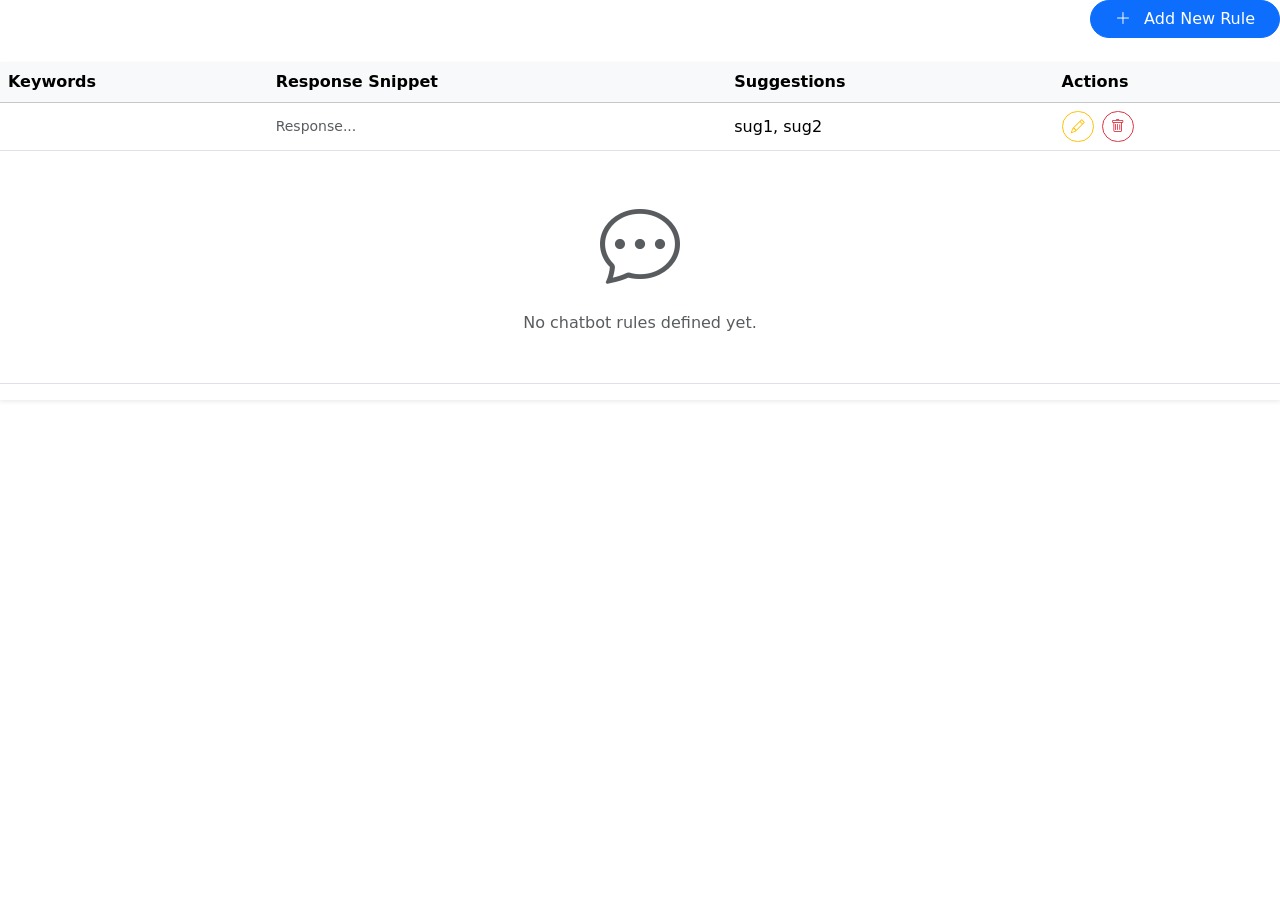
<file: src/main/resources/templates/admin/chatbot.html>
<!DOCTYPE html>
<html lang="en" xmlns:th="http://www.thymeleaf.org">

<head>
    <meta charset="UTF-8">
    <title>Manage Chatbot - StepUp Admin</title>
    <meta name="viewport" content="width=device-width, initial-scale=1">
    <link href="https://cdn.jsdelivr.net/npm/bootstrap@5.3.2/dist/css/bootstrap.min.css" rel="stylesheet">
    <link href="https://cdn.jsdelivr.net/npm/bootstrap-icons/font/bootstrap-icons.css" rel="stylesheet">
    <link href="https://fonts.googleapis.com/css2?family=Poppins:wght@400;500;600;700&display=swap" rel="stylesheet">
    <link rel="stylesheet" th:href="@{/admin.css}">
</head>

<body>

    <div th:replace="~{admin/fragments :: sidebar}"></div>

    <main class="main-content">
        <div th:replace="~{admin/fragments :: header(pageTitle='Chatbot Management')}"></div>

        <div class="d-flex justify-content-end mb-4">
            <a th:href="@{/admin/chatbot/new}" class="btn btn-primary rounded-pill px-4">
                <i class="bi bi-plus-lg me-2"></i> Add New Rule
            </a>
        </div>

        <div class="admin-table-card shadow-sm">
            <div class="table-responsive">
                <table class="table table-hover align-middle">
                    <thead class="table-light">
                        <tr>
                            <th>Keywords</th>
                            <th>Response Snippet</th>
                            <th>Suggestions</th>
                            <th>Actions</th>
                        </tr>
                    </thead>
                    <tbody>
                        <tr th:each="rule : ${rules}">
                            <td>
                                <span th:each="kw : ${#strings.arraySplit(rule.keywords, ',')}"
                                    class="badge bg-light text-dark border me-1 mb-1" th:text="${kw.trim()}"></span>
                            </td>
                            <td class="text-muted small" th:text="${#strings.abbreviate(rule.response, 100)}">
                                Response...</td>
                            <td th:text="${rule.suggestions}">sug1, sug2</td>
                            <td>
                                <div class="d-flex gap-2">
                                    <a th:href="@{/admin/chatbot/edit/{id}(id=${rule.id})}"
                                        class="btn btn-sm btn-outline-warning rounded-pill"><i
                                            class="bi bi-pencil"></i></a>
                                    <a th:href="@{/admin/chatbot/delete/{id}(id=${rule.id})}"
                                        class="btn btn-sm btn-outline-danger rounded-pill"
                                        onclick="return confirm('Delete this chatbot rule?')">
                                        <i class="bi bi-trash"></i>
                                    </a>
                                </div>
                            </td>
                        </tr>
                        <tr th:if="${rules.empty}">
                            <td colspan="4" class="text-center py-5">
                                <i class="bi bi-chat-dots display-1 text-muted d-block mb-3"></i>
                                <span class="text-muted">No chatbot rules defined yet.</span>
                            </td>
                        </tr>
                    </tbody>
                </table>
            </div>
        </div>
    </main>

    <script src="https://cdn.jsdelivr.net/npm/bootstrap@5.3.2/dist/js/bootstrap.bundle.min.js"></script>
    <script>
        document.getElementById('sidebarCollapse').addEventListener('click', function () {
            document.getElementById('sidebar').classList.toggle('active');
        });
    </script>
</body>

</html>
</file>
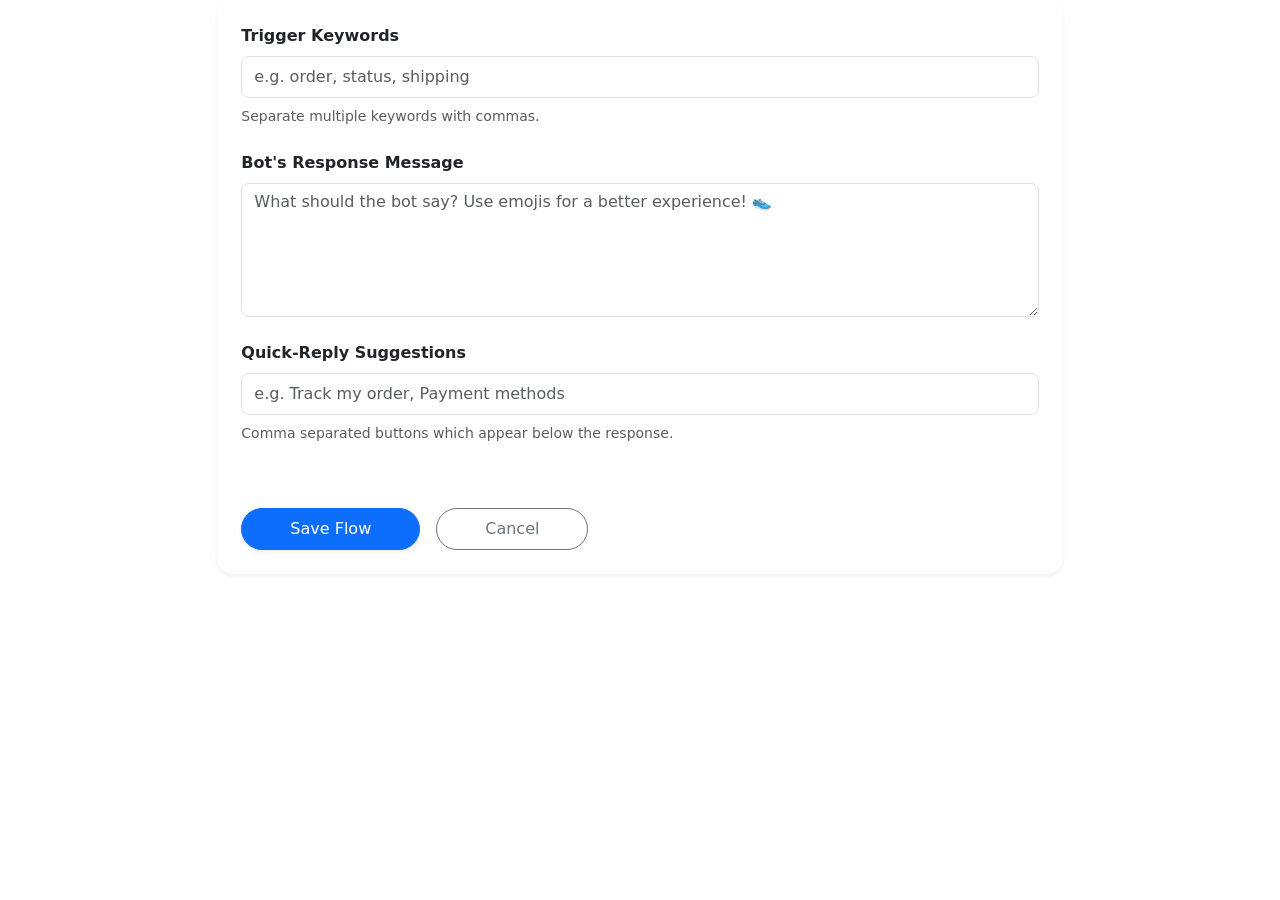
<file: src/main/resources/templates/admin/chatbot_form.html>
<!DOCTYPE html>
<html lang="en" xmlns:th="http://www.thymeleaf.org">

<head>
    <meta charset="UTF-8">
    <title>Edit Rule - StepUp Admin</title>
    <meta name="viewport" content="width=device-width, initial-scale=1">
    <link href="https://cdn.jsdelivr.net/npm/bootstrap@5.3.2/dist/css/bootstrap.min.css" rel="stylesheet">
    <link href="https://cdn.jsdelivr.net/npm/bootstrap-icons/font/bootstrap-icons.css" rel="stylesheet">
    <link href="https://fonts.googleapis.com/css2?family=Poppins:wght@400;500;600;700&display=swap" rel="stylesheet">
    <link rel="stylesheet" th:href="@{/admin.css}">
</head>

<body>

    <div th:replace="~{admin/fragments :: sidebar}"></div>

    <main class="main-content">
        <div
            th:replace="~{admin/fragments :: header(pageTitle=${rule.id == null ? 'New Chat Rule' : 'Edit Chat Rule'})}">
        </div>

        <div class="row justify-content-center">
            <div class="col-lg-8">
                <div class="card shadow-sm border-0 rounded-4 p-4">
                    <form th:action="@{/admin/chatbot/save}" th:object="${rule}" method="post">
                        <input type="hidden" th:field="*{id}">

                        <div class="mb-4">
                            <label class="form-label fw-bold">Trigger Keywords</label>
                            <input type="text" th:field="*{keywords}" class="form-control rounded-3 py-2"
                                placeholder="e.g. order, status, shipping" required>
                            <div class="form-text mt-2 text-muted">Separate multiple keywords with commas.</div>
                        </div>

                        <div class="mb-4">
                            <label class="form-label fw-bold">Bot's Response Message</label>
                            <textarea th:field="*{response}" class="form-control rounded-3" rows="5"
                                placeholder="What should the bot say? Use emojis for a better experience! 👟"
                                required></textarea>
                        </div>

                        <div class="mb-5">
                            <label class="form-label fw-bold">Quick-Reply Suggestions</label>
                            <input type="text" th:field="*{suggestions}" class="form-control rounded-3 py-2"
                                placeholder="e.g. Track my order, Payment methods">
                            <div class="form-text mt-2 text-muted">Comma separated buttons which appear below the
                                response.</div>
                        </div>

                        <div class="d-flex gap-3 pt-3">
                            <button type="submit" class="btn btn-primary px-5 py-2 rounded-pill shadow-sm">Save
                                Flow</button>
                            <a th:href="@{/admin/chatbot}"
                                class="btn btn-outline-secondary px-5 py-2 rounded-pill">Cancel</a>
                        </div>
                    </form>
                </div>
            </div>
        </div>
    </main>

    <script src="https://cdn.jsdelivr.net/npm/bootstrap@5.3.2/dist/js/bootstrap.bundle.min.js"></script>
    <script>
        document.getElementById('sidebarCollapse').addEventListener('click', function () {
            document.getElementById('sidebar').classList.toggle('active');
        });
    </script>
</body>

</html>
</file>
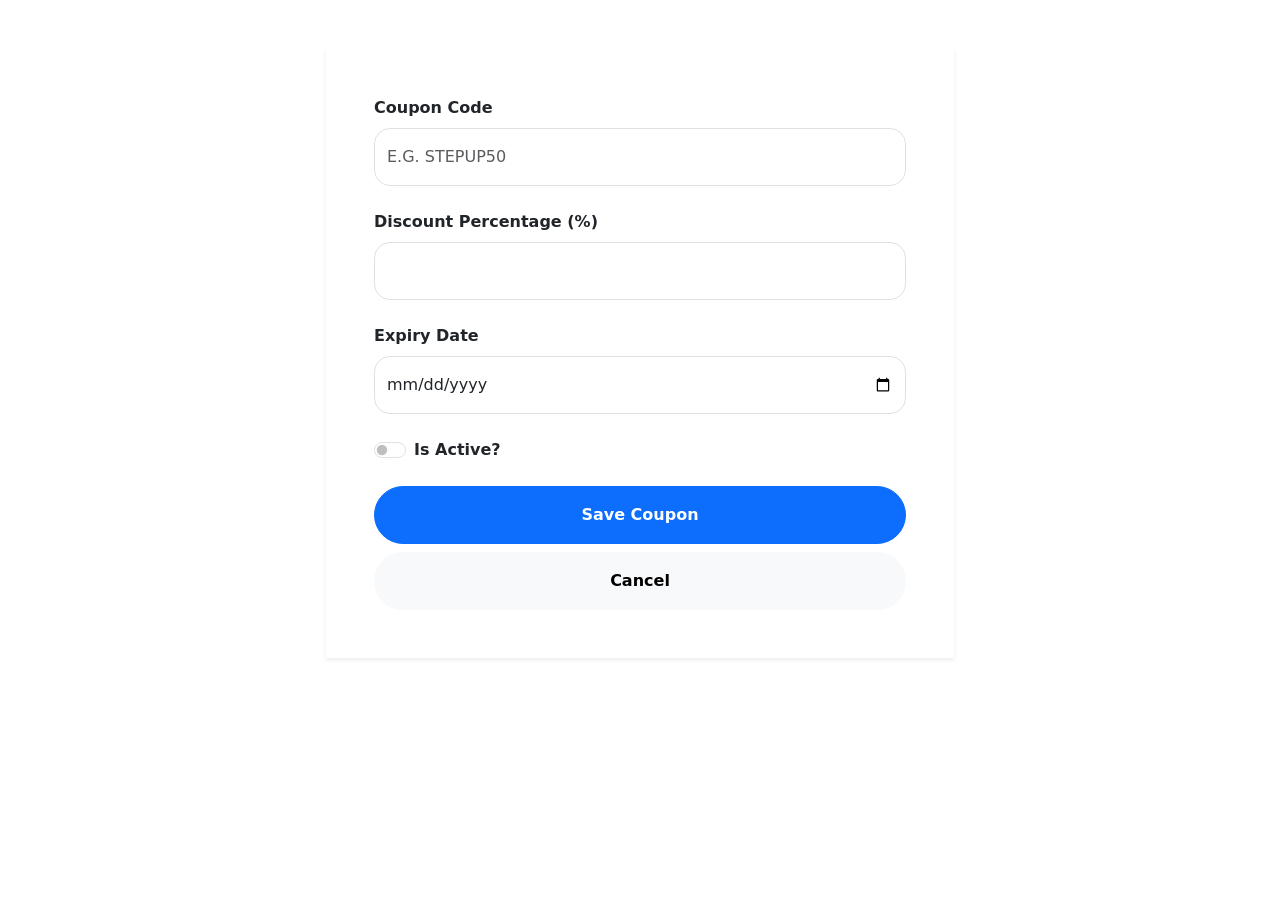
<file: src/main/resources/templates/admin/coupon_form.html>
<!DOCTYPE html>
<html lang="en" xmlns:th="http://www.thymeleaf.org">

<head>
    <meta charset="UTF-8">
    <title>Coupon Form - StepUp Admin</title>
    <meta name="viewport" content="width=device-width, initial-scale=1">
    <link href="https://cdn.jsdelivr.net/npm/bootstrap@5.3.2/dist/css/bootstrap.min.css" rel="stylesheet">
    <link href="https://cdn.jsdelivr.net/npm/bootstrap-icons/font/bootstrap-icons.css" rel="stylesheet">
    <link rel="stylesheet" th:href="@{/admin.css}">
</head>

<body>
    <div th:replace="~{admin/fragments :: sidebar}"></div>
    <main class="main-content">
        <div
            th:replace="~{admin/fragments :: header(pageTitle=${coupon.id == null ? 'Create Coupon' : 'Edit Coupon'})}">
        </div>

        <div class="row justify-content-center mt-5">
            <div class="col-md-6">
                <div class="admin-table-card shadow-sm p-5">
                    <form th:action="@{/admin/coupon/save}" th:object="${coupon}" method="post">
                        <input type="hidden" th:field="*{id}">

                        <div class="mb-4">
                            <label class="form-label fw-bold">Coupon Code</label>
                            <input type="text" th:field="*{code}" class="form-control rounded-4 py-3 text-uppercase"
                                placeholder="E.G. STEPUP50" required>
                        </div>

                        <div class="mb-4">
                            <label class="form-label fw-bold">Discount Percentage (%)</label>
                            <input type="number" th:field="*{discountPercentage}" class="form-control rounded-4 py-3"
                                min="1" max="100" required>
                        </div>

                        <div class="mb-4">
                            <label class="form-label fw-bold">Expiry Date</label>
                            <input type="date" th:field="*{expiryDate}" class="form-control rounded-4 py-3" required>
                        </div>

                        <div class="mb-4 form-check form-switch">
                            <input class="form-check-input" type="checkbox" th:field="*{active}" id="activeSwitch">
                            <label class="form-check-label fw-bold" for="activeSwitch">Is Active?</label>
                        </div>

                        <div class="d-grid gap-2">
                            <button type="submit" class="btn btn-primary py-3 rounded-pill fw-bold">Save Coupon</button>
                            <a th:href="@{/admin/coupons}" class="btn btn-light py-3 rounded-pill fw-bold">Cancel</a>
                        </div>
                    </form>
                </div>
            </div>
        </div>
    </main>
    <script src="https://cdn.jsdelivr.net/npm/bootstrap@5.3.2/dist/js/bootstrap.bundle.min.js"></script>
</body>

</html>
</file>
